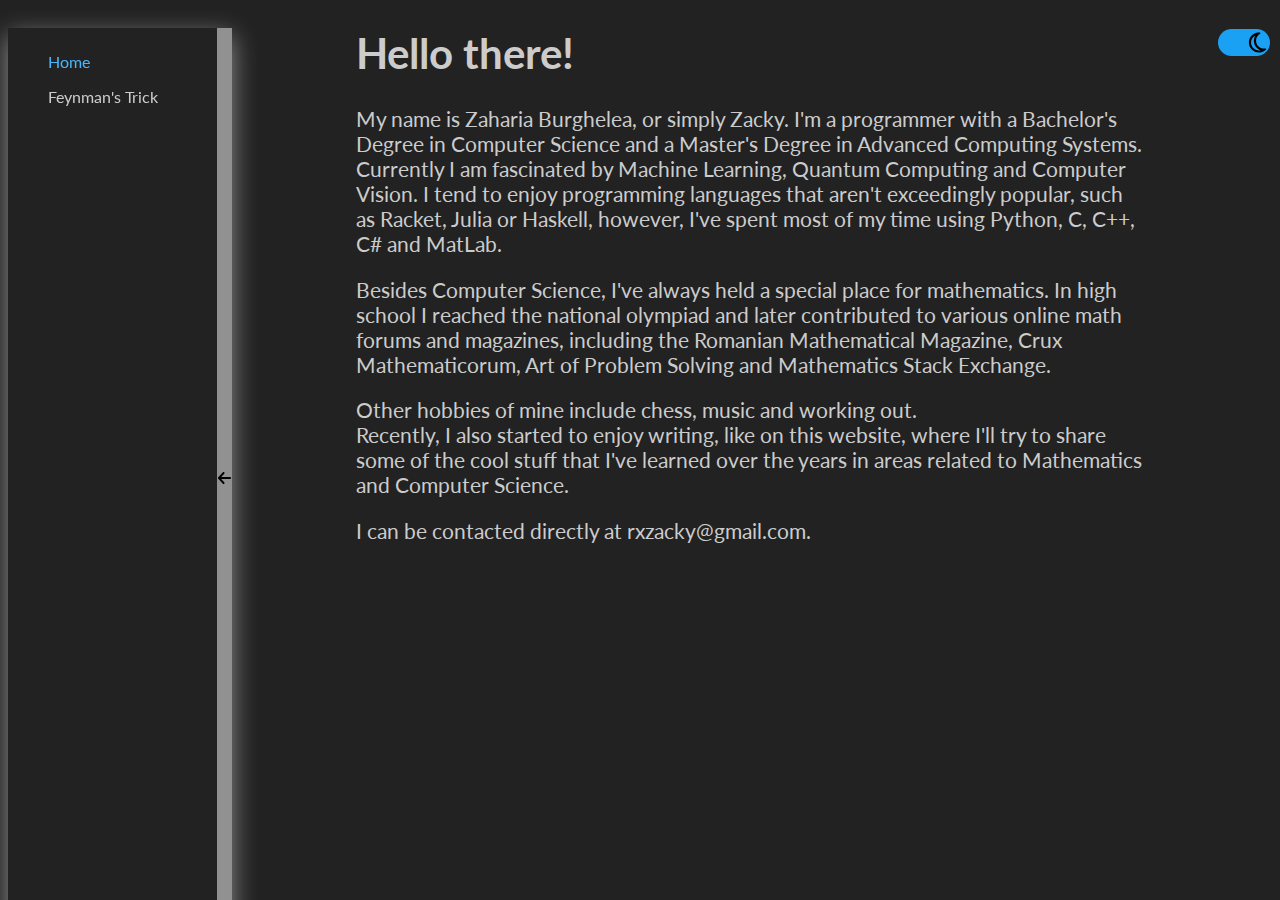
<file: index.html>
<!DOCTYPE html>
<html lang="en">

<head>
    <!-- Google tag (gtag.js) -->
    <script async src="https://www.googletagmanager.com/gtag/js?id=G-2X6KL0PLK8"></script>
    <script>
        window.dataLayer = window.dataLayer || [];
        function gtag(){dataLayer.push(arguments);}
        gtag('js', new Date());

        gtag('config', 'G-2X6KL0PLK8');
    </script>
    
    <meta charset="utf-8">
    <title>Home</title>
    <link rel="icon" href="imgs/zz.jpg" type="image/x-icon">
    <link rel="preconnect" href="https://fonts.googleapis.com">
    <link rel="preconnect" href="https://fonts.gstatic.com" crossorigin>
    <link href="https://fonts.googleapis.com/css2?family=Lato:wght@300&display=swap" rel="stylesheet">
    <link rel="stylesheet" href="styles.css">
</head>

<body>
    <div class="dark-mode-switch">
        <input type="checkbox" id="darkModeToggle">
        <label for="darkModeToggle">
            <img src="svgs/sun.svg" alt="Light Mode" class="icon sun-icon">
            <img src="svgs/moon.svg" alt="Dark Mode" class="icon moon-icon">
        </label>
    </div>

    <nav class="sidebar" id="sidebar">
        <div class="handle" id="handle">
            <img src="svgs/arrow-left.svg" alt="Toggle" class="handle-icon" />
        </div>
        <ul class = "nav-list">
            <li class = "first-nav-item"><a class="active" href="index.html">Home</a></li>
            <li class = "first-nav-item"><a href="feynman.html">Feynman's Trick</a></li>
        </ul>
    </nav>

    <div class="page-content">
        <h1>
            Hello there!
        </h1>
        
        <p>
            My name is Zaharia Burghelea, or simply Zacky. I'm a programmer with a Bachelor's Degree in Computer Science and a Master's Degree in Advanced Computing Systems. Currently I am fascinated by Machine Learning, Quantum Computing and Computer Vision. I tend to enjoy programming languages that aren't exceedingly popular, such as Racket, Julia or Haskell, however, I've spent most of my time using Python, C, C++, C# and MatLab.
        </p>

        <p>
            Besides Computer Science, I've always held a special place for mathematics. In high school I reached the national olympiad and later contributed to various online math forums and magazines, including the Romanian Mathematical Magazine, Crux Mathematicorum, Art of Problem Solving and Mathematics Stack Exchange.
        </p>
        
        <p>
            Other hobbies of mine include chess, music and working out.
            <br>
            Recently, I also started to enjoy writing, like on this website, where I'll try to share some of the cool stuff that I've learned over the years in areas related to Mathematics and Computer Science.
        </p>
        
        <p>
            I can be contacted directly at <a href = "mailto:rxzacky@gmail.com" style = "text-decoration: none">rxzacky@gmail.com</a>.
        </p>
    </div>

    <script src="js/scrolling_color.js"></script>
    <script src="js/dark_mode.js"></script>
    <script src="js/hide_sidebar.js"></script>
</body>

</html>
</file>
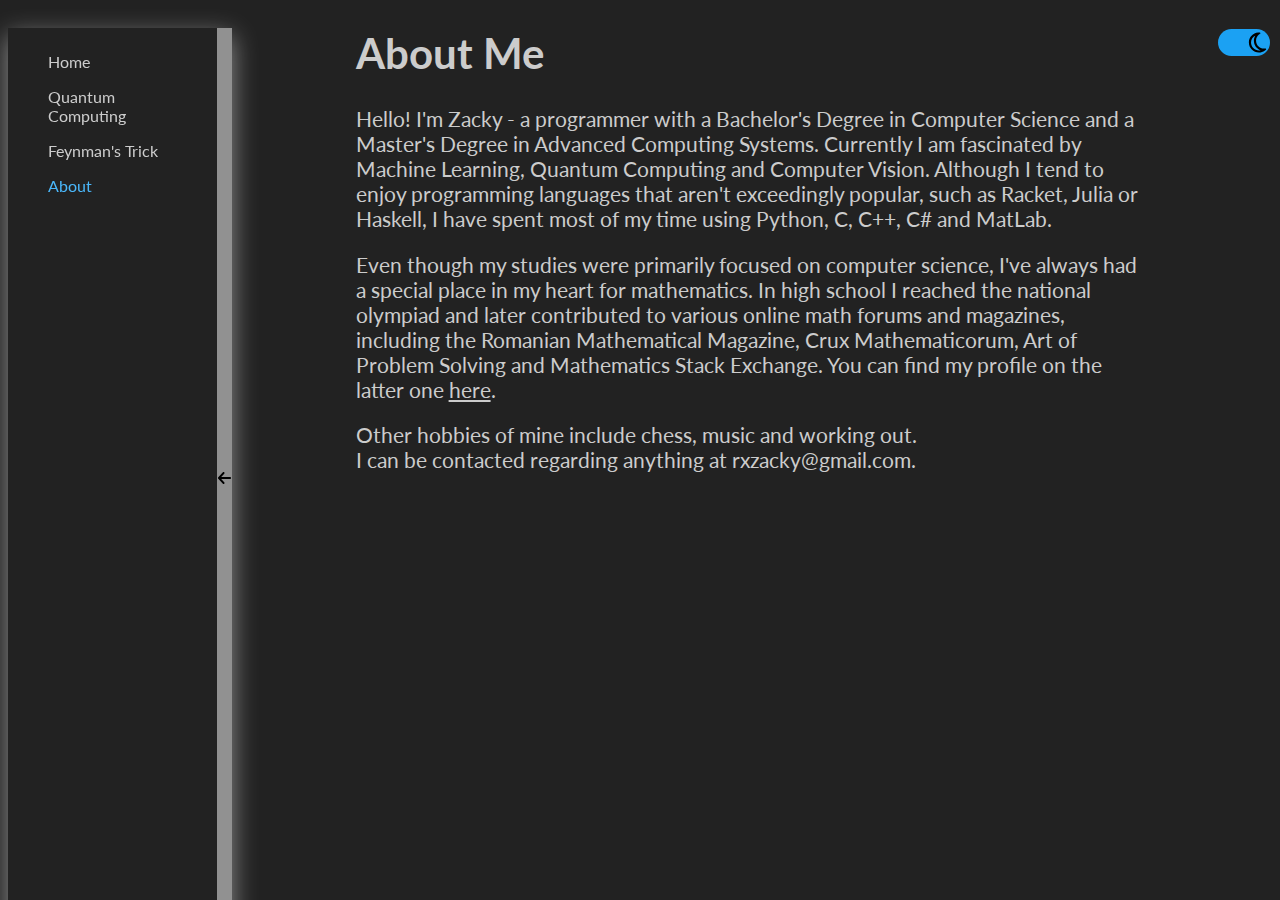
<file: about.html>
<!DOCTYPE html>
<html lang="en">

<head>
    <!-- Google tag (gtag.js) -->
    <script async src="https://www.googletagmanager.com/gtag/js?id=G-2X6KL0PLK8"></script>
    <script>
        window.dataLayer = window.dataLayer || [];
        function gtag(){dataLayer.push(arguments);}
        gtag('js', new Date());

        gtag('config', 'G-2X6KL0PLK8');
    </script>
    <meta charset="utf-8">
    <title>About</title>
    <link rel="preconnect" href="https://fonts.googleapis.com">
    <link rel="preconnect" href="https://fonts.gstatic.com" crossorigin>
    <link href="https://fonts.googleapis.com/css2?family=Lato:wght@300&display=swap" rel="stylesheet">
    <link rel="stylesheet" href="styles.css">
</head>

<body>
    <div class="dark-mode-switch">
        <input type="checkbox" id="darkModeToggle">
        <label for="darkModeToggle">
            <img src="svgs/sun.svg" alt="Light Mode" class="icon sun-icon">
            <img src="svgs/moon.svg" alt="Dark Mode" class="icon moon-icon">
        </label>
    </div>

    <nav class="sidebar" id="sidebar">
        <div class="handle" id="handle">
            <img src="svgs/arrow-left.svg" alt="Toggle" class="handle-icon" />
        </div>
        <ul class = "nav-list">
            <li class = "first-nav-item"><a href="index.html">Home</a></li>
            <li class = "first-nav-item"><a href="quantum.html">Quantum Computing</a></li>
            <li class = "first-nav-item"><a href="feynman.html">Feynman's Trick</a></li>
            <li class = "first-nav-item"><a class="active" href="about.html">About</a></li>
        </ul>
    </nav>

    <div class="page-content">
        <div class="description">
            <h1>
                About Me
            </h1>
            
            <p>
                Hello! I'm Zacky - a programmer with a Bachelor's Degree in Computer Science and a Master's Degree in Advanced Computing Systems. Currently I am fascinated by Machine Learning, Quantum Computing and Computer Vision. Although I tend to enjoy programming languages that aren't exceedingly popular, such as Racket, Julia or Haskell, I have spent most of my time using Python, C, C++, C# and MatLab.
            </p>

            <p>
                Even though my studies were primarily focused on computer science, I've always had a special place in my heart for mathematics. In high school I reached the national olympiad and later contributed to various online math forums and magazines, including the Romanian Mathematical Magazine, Crux Mathematicorum, Art of Problem Solving and Mathematics Stack Exchange. You can find my profile on the latter one <a href="https://math.stackexchange.com/users/515527/zacky">here</a>.
            </p>
            
            <p>
                Other hobbies of mine include chess, music and working out.
                <br>
                I can be contacted regarding anything at <a href = "mailto:rxzacky@gmail.com" style = "text-decoration: none">rxzacky@gmail.com</a>.
            </p>
        </div>
    </div>

    <script src="js/scrolling_color.js"></script>
    <script src="js/dark_mode.js"></script>
    <script src="js/hide_sidebar.js"></script>
</body>

</html>
</file>
<file: styles.css>
:root {
    --background-dark: #222;
    --text-dark: #ccc;
    --background-light: #f2f2f2;
    --text-light: #333;
    --link-color-dark: #4ab7fa;
    --link-color-light: rgb(151, 10, 202);
    --box-shadow-dark: rgba(255, 255, 255, 0.5);
    --box-shadow-light: rgba(200, 200, 200, 0.5);
}

/*General*/
body {
    font-family: 'Lato', sans-serif;
    background-color: var(--background-dark);
    color: var(--text-dark);
}

a {
    color: var(--text-dark);
}

body.light-mode {
    background-color: var(--background-light);
    color: var(--text-light);
}

body.light-mode a {
    color: var(--text-light);
}


/* Dark Mode Toggle Button */
.dark-mode-switch {
    position: fixed;
    top: 10px;
    right: 10px;
    width: 52px;
    height: 27px;
}

.dark-mode-switch input {
    height: 0;
    width: 0;
    visibility: hidden;
}

.dark-mode-switch label {
    cursor: pointer;
    width: 52px;
    height: 27px;
    background: #ff9900;
    display: block;
    border-radius: 100px;
    position: relative;
    overflow: hidden;
}

.icon {
    position: absolute;
    width: 23px;
    height: 23px;
    transition: opacity 0.3s ease;
}

.sun-icon {
    top: 1.5px;
    left: 1.5px;
    opacity: 1;
}

.moon-icon {
    top: 1.5px;
    right: 1.5px;
    opacity: 0;
}

.dark-mode-switch input:checked + label {
    background: #1ba1f3;
}

.dark-mode-switch input:checked + label .sun-icon {
    opacity: 0;
}

.dark-mode-switch input:checked + label .moon-icon {
    opacity: 1;
}

.dark-mode-switch label::after {
    content: none;
}

.dark-mode-switch input:checked + label::after {
    left: calc(100% - 1.5px);
    transform: translateX(-100%);
}


/* Menu Sidebar*/
.sidebar {
    position: fixed;
    height: 100%;
    background-color: var(--background-dark);
    color: var(--text-dark);
    width: 17.5%;
    box-shadow: 0 0.5rem 1.5rem var(--box-shadow-dark);
}

.sidebar a {
    color: var(--text-dark);
    text-decoration: none;
}

.sidebar a:hover, .sidebar a.active {
    color: var(--link-color-dark);
    text-shadow: none;
}

.sidebar a:hover {
    color: var(--link-color-dark);
}

.sidebar ul {
    list-style: none;
}

.sidebar ul li a.active {
    color: var(--link-color-dark);
}

.nav-list {
    padding-left: 2em;
    padding-right: 2em;
}

.first-nav-item {
    padding: 0.5em;
}

.second-nav-item {
    padding: 0%;
}

.second-nav-item ul li {
    padding-top: 0.5em;
    padding-bottom: 0.5em;
}

body.light-mode .sidebar a {
    color: var(--text-light);
}

body.light-mode .sidebar {
    background-color: var(--background-light);
    color: var(--text-light);
    box-shadow: 0 1.5rem 1.5rem var(--box-shadow-light);
}

body.light-mode .sidebar a:hover, 
body.light-mode .sidebar a.active {
    color: var(--link-color-light);
    text-shadow: 0.15px 0.15px 0.15px var(--link-color-light);
}


/* Sidebar Toggle Button */
.sidebar.collapsed {
    width: 2%;
}

.handle {
    position: absolute;
    right: 0;
    width: 15px;
    height: 100%;
    background-color: var(--box-shadow-dark);
    cursor: pointer;
    display: flex;
    align-items: center;
    justify-content: center;
}

body.light-mode .handle {
    background-color: var(--box-shadow-light);
}


.handle-icon {
    width: 90%;
    height: auto;
}

.sidebar.collapsed .handle-icon {
    transform: rotate(180deg);
}

.sidebar.collapsed .nav-list {
    transform: translateX(-100%);
}

.sidebar.collapsed .nav-list a {
    display: none;
}


/* Page Content */
.page-content {
    font-family: 'Lato', sans-serif;
    font-size: 1.3em;
    padding-left: 27.5%;
    padding-right: 10%;
}

.citation-text {
    font-family: 'Roboto', sans-serif;
    padding-left: 1%;
    padding-right: 1%;
}

.important-text {
    font-family: 'Roboto', sans-serif;
}

.center-text {
    text-align: center;
}


/* MathJax Content */
.math-content {
    overflow-x: scroll;
    overflow-y: hidden;
}

.hidden-content {
    min-height: 4em;
    overflow: hidden;
    overflow-x: scroll;
    justify-content: center;
    text-align: center;
    box-shadow: 0 0.25rem 1rem var(--box-shadow-dark);
}

body.light-mode .hidden-content {
    box-shadow: 0 0.25rem 1rem rgba(58, 10, 202, 0.3);
}

.hint-content {
    display: none;
}

.hidden-content:hover .hint-content {
    display: block;
}

.hidden-hr {
    display:none
}

.hidden-content:hover .hidden-hr {
    display: block;
    width: 75%;
    margin: 0 auto;
}

@media screen and (max-width:600px){
    .math-content{
        font-size: larger;
    }
}

@media screen and (min-width:600px){
    .math-content::-webkit-scrollbar, .hidden-content::-webkit-scrollbar {
        display: none;
    }
}


/* Code Content */
pre {
    box-shadow: 0 0.5rem 0.5rem rgba(227, 2, 247, 0.1);
}

.codeBlock { 
    font-family: monospace;
}


/* Images */
.centered-image {
    display: block;
    margin-left: auto;
    margin-right: auto;
}

.scaled-image {
    display: block;
    margin-left: auto;
    margin-right: auto;
    height: auto; 
    width: auto; 
    max-width: 300px; 
    max-height: 300px;
}
</file>
